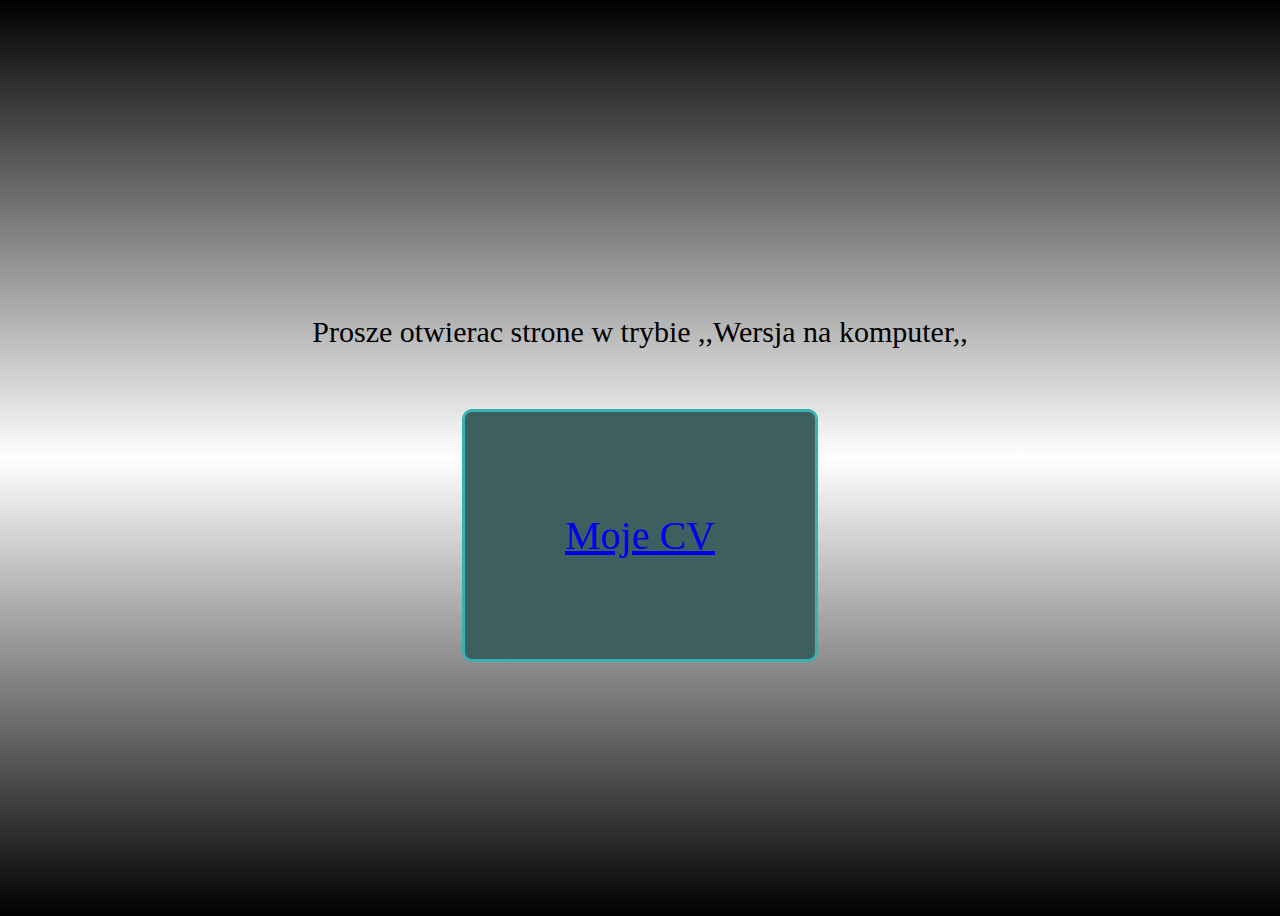
<file: index.html>
<!DOCTYPE html>
<html lang="en">
<head>
    <meta charset="UTF-8">
    <meta name="viewport" content="width=device-width, initial-scale=1.0">
    <title>Filip Jarocki</title>
    <link rel="stylesheet" href="style.css">
</head>
<body>
    <div id="text">
        <p>Prosze otwierac strone w trybie ,,Wersja na komputer,,</p>
    </div>
    <div id="btn">
        <a href="./CV/index.html">Moje CV</a>
    </div>
    
    

</body>
</html>
</file>
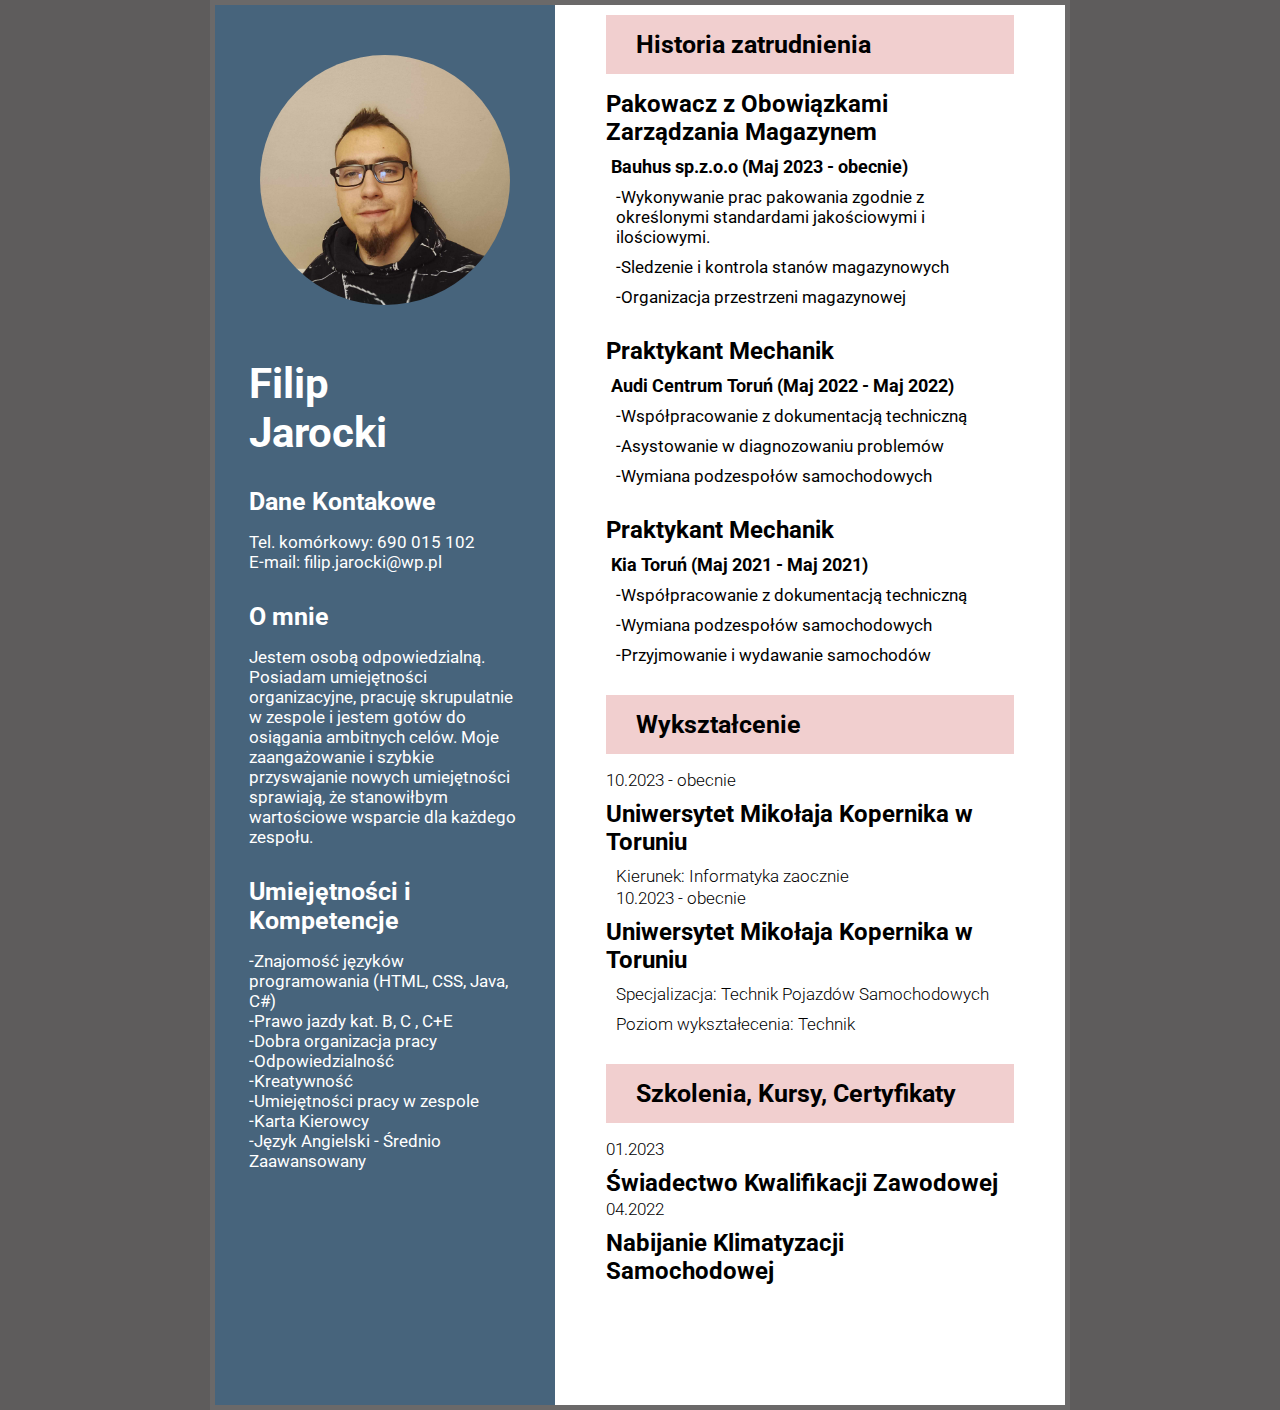
<file: CV/index.html>
<!DOCTYPE html>
<html lang="en">
  <head>
    <meta charset="UTF-8" />
    <meta name="viewport" content="width=device-width, initial-scale=1.0" />
    <title>Filip Jarocki</title>
    <link rel="stylesheet" href="style.css" />
    <link rel="preconnect" href="https://fonts.googleapis.com" />
    <link rel="preconnect" href="https://fonts.gstatic.com" crossorigin />
    <link rel="preconnect" href="https://fonts.googleapis.com">
<link rel="preconnect" href="https://fonts.gstatic.com" crossorigin>
<link href="https://fonts.googleapis.com/css2?family=Roboto:wght@100;300;700&display=swap" rel="stylesheet">
  </head>
  <body>
    <div id="container">
      <div id="left">
        <div class="col">
          <img id="profile" src="./grafika/zdjecie1.jpg" alt="obrazek" />

          <div id="name">
            <h5>Filip</h5>
            <h5>Jarocki</h5>
          </div>

          <p class="BigText">Dane Kontakowe</p>
          <div class="opis">
            <p>Tel. komórkowy: 690 015 102</p>
            <p>E-mail: filip.jarocki@wp.pl</p>
          </div>

          <p class="BigText">O mnie</p>
          <div class="opis">
            <p>
              Jestem osobą odpowiedzialną. Posiadam umiejętności organizacyjne,
              pracuję skrupulatnie w zespole i jestem gotów do osiągania
              ambitnych celów. Moje zaangażowanie i szybkie przyswajanie nowych
              umiejętności sprawiają, że stanowiłbym wartościowe wsparcie dla
              każdego zespołu.
            </p>
          </div>
          <p class="BigText">Umiejętności i Kompetencje</p>
          <div class="opis">
            <p>-Znajomość języków programowania (HTML, CSS, Java, C#)</p>
            <p>-Prawo jazdy kat. B, C , C+E</p>
            <p>-Dobra organizacja pracy</p>
            <p>-Odpowiedzialność</p>
            <p>-Kreatywność</p>
            <p>-Umiejętności pracy w zespole</p>
            <p>-Karta Kierowcy</p>
            <p>-Język Angielski - Średnio Zaawansowany</p>
          </div>
        </div>
      </div>

      <div id="right">

        <div class="col">

            <p class="BigText">Historia zatrudnienia</p>
          <div class="opis">
            <p class="stanowisko">Pakowacz z Obowiązkami Zarządzania
                Magazynem</p>
            <p class="firma">Bauhus sp.z.o.o (Maj 2023 - obecnie)</p>
              <div class="zadania">
                <p>-Wykonywanie prac pakowania zgodnie z określonymi
                    standardami jakościowymi i ilościowymi.</p>
                <p>-Sledzenie i kontrola stanów magazynowych
                </p>
                <p>-Organizacja przestrzeni magazynowej</p>
              </div>
          </div>

          <div class="opis">
            <p class="stanowisko">Praktykant Mechanik</p>
            <p class="firma">Audi Centrum Toruń (Maj 2022 - Maj 2022)</p>
              <div class="zadania">
                <p>-Współpracowanie z dokumentacją techniczną</p>
                <p>-Asystowanie w diagnozowaniu problemów</p>
                <p>-Wymiana podzespołów samochodowych</p>
              </div>
            
          </div>

          <div class="opis">
            <p class="stanowisko">Praktykant Mechanik</p>
            <p class="firma">Kia Toruń (Maj 2021 - Maj 2021)
            </p>
              <div class="zadania">
                <p>-Współpracowanie z dokumentacją techniczną</p>
                <p>-Wymiana podzespołów samochodowych</p>
                <p>-Przyjmowanie i wydawanie samochodów</p>
              </div>
          </div>


          <p class="BigText">Wykształcenie</p>
          <div class="opis">

            <p style="font-weight: 300; margin-top: 2px;">10.2023 - obecnie</p>
            <p class="stanowisko">Uniwersytet Mikołaja Kopernika w Toruniu</p>
            <p class="zadania" style="font-weight: 300 ;">Kierunek: Informatyka zaocznie</p>

            <p class="zadania" style="font-weight: 300; margin-top: 2px;">10.2023 - obecnie</p>
            <p class="stanowisko">Uniwersytet Mikołaja Kopernika w Toruniu</p>
            <p class="zadania" style="font-weight: 300 ;">Specjalizacja: Technik Pojazdów Samochodowych</p>
            <p class="zadania" style="font-weight: 300 ;">Poziom wykształecenia: Technik</p>
          </div>

          <p class="BigText">Szkolenia, Kursy, Certyfikaty</p>
          <div class="opis">

            <p style="font-weight: 300; margin-top: 2px;">01.2023</p>
            <p class="stanowisko">Świadectwo Kwalifikacji Zawodowej</p>
            <p style="font-weight: 300; margin-top: 2px;">04.2022</p>
            <p class="stanowisko">Nabijanie Klimatyzacji Samochodowej</p>


          </div>
          

          
        </div>

      </div>
    </div>
  </body>
</html>
</file>
<file: style.css>
body{
    height: 100vh;
    display: flex;
    flex-direction: column;
    justify-content: center;
    align-items: center;
    background-color: black;
    background: linear-gradient(
        black,
        white,
        black
    );
}

#text{
    font-size: 30px;
    padding: 30px;
}

#btn{
    background-color: rgb(61, 95, 95);
    padding: 100px;
    border:3px solid rgb(57, 177, 177);
    border-radius: 10px;
    font-size: 40px;
    color: aqua;
    text-decoration: none;
}
</file>
<file: CV/style.css>
*{
    margin: 0;
    font-family: 'Roboto', sans-serif;
    
}
body{
    background-color: rgb(94, 92, 92);
    display: flex;
    justify-content: center;

}

#container{
    background-color: rgb(107, 105, 105);
    width: 850px;
    height: 1400px;
    display: flex;
    flex-direction: row;
    padding: 5px;
}

#left{
    color: white;
    background-color: rgb(71, 100, 124);
    width: 40vw;
    text-align: center;
    display: flex;
    justify-content: center;
    
}
.col{
    
    width: 80%;
}

#profile{
    border-radius: 50%;
    width: 250px;
    height: 250px;
    margin:50px 0px 50px 0px;
}
.BigText{
    margin-top: 30px;
    font-size: 25px;
    font-weight: bold;
    text-align: left;
}
#name{
    text-align: left;
    font-size: 50px;
}

.opis{
    margin-top: 16px;
    font-size: 17px;
    text-align: left;
    margin-bottom: 30px;
}


#right{
    background-color: white;
    width: 60vw;
    display: flex;
    justify-content: center;
}

#right .BigText{
    background-color: rgb(241, 207, 207);
    padding: 15px 30px;
}

.stanowisko{
    font-weight: bold;
    margin-top: 5000px;
    font-size: 24px;
}

.firma{
    font-weight: bold;
    margin: 3px 0px;
    font-size: 18px;
    margin-left: 5px;
}
#right p{
    margin-top: 10px;
}
.zadania{
    margin-left: 10px;
}
</file>
